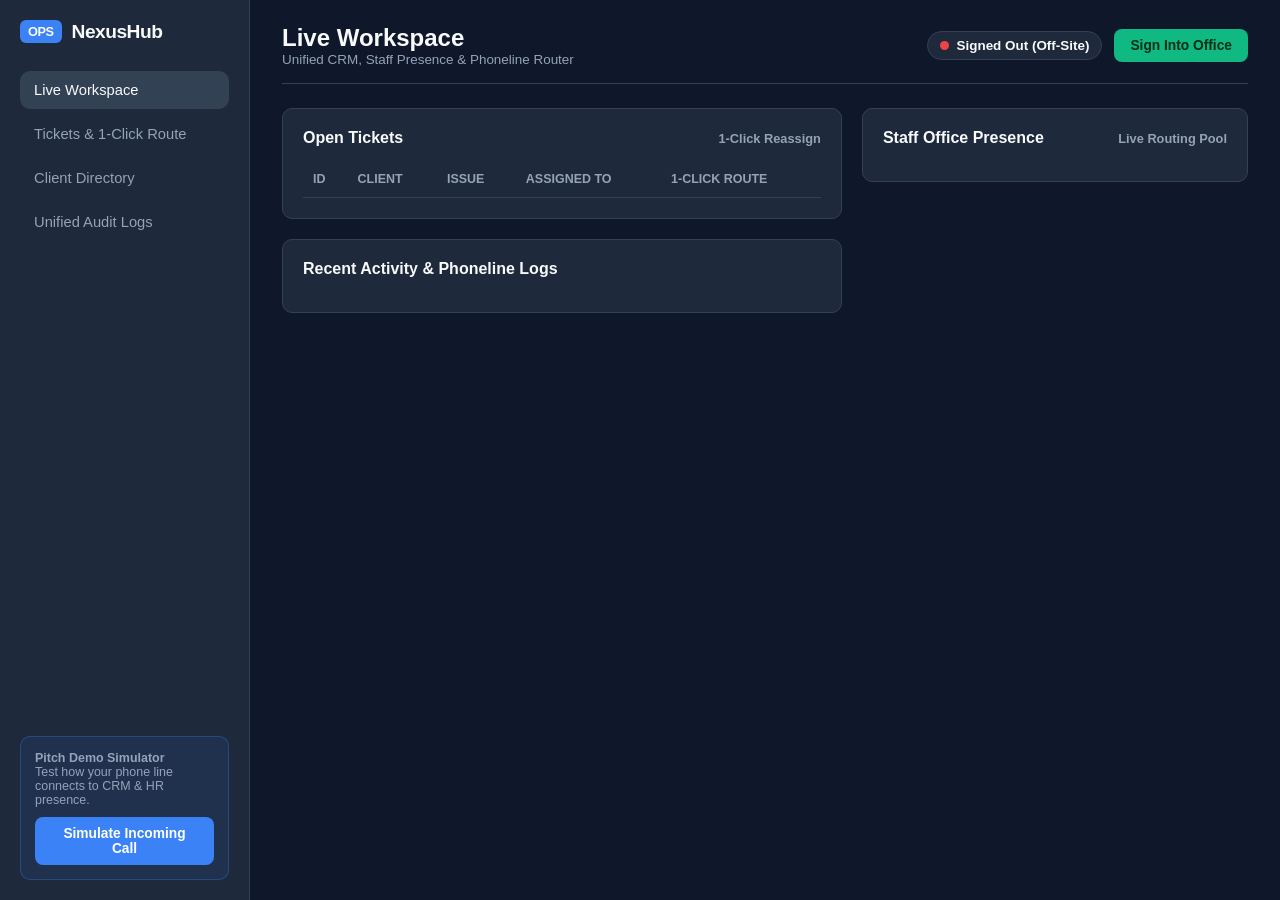
<file: index (2).html>
<!DOCTYPE html>
<html lang="en">
<head>
  <meta charset="UTF-8" />
  <meta name="viewport" content="width=device-width, initial-scale=1.0" />
  <title>NexusHub — Unified CRM, HR & 1-Click Voice Router</title>
  <link rel="stylesheet" href="style.css" />
</head>
<body>

  <!-- Sidebar -->
  <aside class="sidebar">
    <div>
      <div class="brand"><span>OPS</span> NexusHub</div>
      <button class="nav-btn active" onclick="switchTab('workspace', this)">Live Workspace</button>
      <button class="nav-btn" onclick="switchTab('tickets', this)">Tickets & 1-Click Route</button>
      <button class="nav-btn" onclick="switchTab('clients', this)">Client Directory</button>
      <button class="nav-btn" onclick="switchTab('logs', this)">Unified Audit Logs</button>
    </div>

    <div class="demo-box">
      <p><strong>Pitch Demo Simulator</strong><br>Test how your phone line connects to CRM & HR presence.</p>
      <button class="btn btn-primary full-width" onclick="simulateIncomingCall()">Simulate Incoming Call</button>
    </div>
  </aside>

  <!-- Main Workspace -->
  <main class="main">
    <div class="topbar">
      <div>
        <h2 id="pageTitle">Live Workspace</h2>
        <p class="subtitle">Unified CRM, Staff Presence & Phoneline Router</p>
      </div>

      <div class="topbar-actions">
        <div class="status-pill">
          <span class="dot" id="myStatusDot"></span>
          <span id="myStatusText">Signed Out (Off-Site)</span>
        </div>
        <button class="btn btn-success" id="checkInBtn" onclick="toggleOfficeSignIn()">Sign Into Office</button>
      </div>
    </div>

    <!-- Active Call + 1-Click Transfer Bar -->
    <div class="call-banner" id="callBanner">
      <div class="call-header">
        <div>
          <span class="badge badge-in banner-badge">LIVE PHONELINE CONNECTED</span>
          <h3 id="callerName" class="caller-title">Incoming Call: Sarah Jenkins (Oakridge Academy)</h3>
          <p id="callerContext" class="caller-context">
            Active Ticket #1042: "Wi-Fi Dropouts in Science Block" • Account Tier: Priority
          </p>
        </div>
        <button class="btn btn-danger" onclick="endCall()">End Call</button>
      </div>

      <div class="transfer-section">
        <p class="transfer-label">1-CLICK TRANSFER (Moves Live Call + Open Ticket Together):</p>
        <div class="transfer-grid" id="transferTargets"></div>
      </div>
    </div>

    <!-- VIEW 1: LIVE WORKSPACE -->
    <section id="workspace" class="view-section active">
      <div class="grid-2">
        <div>
          <div class="card">
            <h3>Open Tickets <span class="card-hint">1-Click Reassign</span></h3>
            <table>
              <thead>
                <tr>
                  <th>ID</th>
                  <th>Client</th>
                  <th>Issue</th>
                  <th>Assigned To</th>
                  <th>1-Click Route</th>
                </tr>
              </thead>
              <tbody id="workspaceTicketsTable"></tbody>
            </table>
          </div>

          <div class="card">
            <h3>Recent Activity & Phoneline Logs</h3>
            <div id="workspaceLogsList"></div>
          </div>
        </div>

        <div>
          <div class="card">
            <h3>Staff Office Presence <span class="card-hint">Live Routing Pool</span></h3>
            <div id="staffPresenceList"></div>
          </div>
        </div>
      </div>
    </section>

    <!-- VIEW 2: TICKETS -->
    <section id="tickets" class="view-section">
      <div class="card">
        <h3>All Support Tickets</h3>
        <table>
          <thead>
            <tr>
              <th>Ticket</th>
              <th>Client</th>
              <th>Subject</th>
              <th>Status</th>
              <th>Owner</th>
              <th>Quick Action</th>
            </tr>
          </thead>
          <tbody id="fullTicketsTable"></tbody>
        </table>
      </div>
    </section>

    <!-- VIEW 3: CLIENT DIRECTORY -->
    <section id="clients" class="view-section">
      <div class="card">
        <h3>Client Records (Linked to Phoneline Caller ID)</h3>
        <table>
          <thead>
            <tr>
              <th>Client / Org</th>
              <th>Primary Contact</th>
              <th>Caller ID Number</th>
              <th>Open Tickets</th>
              <th>Action</th>
            </tr>
          </thead>
          <tbody id="clientsTable"></tbody>
        </table>
      </div>
    </section>

    <!-- VIEW 4: UNIFIED LOGS -->
    <section id="logs" class="view-section">
      <div class="card">
        <h3>Complete System Audit Trail (HR + CRM + Calls)</h3>
        <div id="fullLogsList"></div>
      </div>
    </section>
  </main>

  <div class="toast" id="toast">Action completed</div>

  <script src="app.js"></script>
</body>
</html>
</file>
<file: style.css>
/* NexusHub Unified CRM, HR & Voice Router Styles */
:root {
  --bg: #0f172a;
  --surface: #1e293b;
  --surface-hover: #334155;
  --border: #334155;
  --text: #f8fafc;
  --muted: #94a3b8;
  --primary: #3b82f6;
  --primary-hover: #2563eb;
  --success: #10b981;
  --warning: #f59e0b;
  --danger: #ef4444;
  --radius: 10px;
}

* {
  box-sizing: border-box;
  margin: 0;
  padding: 0;
  font-family: -apple-system, BlinkMacSystemFont, "Segoe UI", Roboto, sans-serif;
}

body {
  background-color: var(--bg);
  color: var(--text);
  display: flex;
  min-height: 100vh;
}

/* Sidebar */
.sidebar {
  width: 250px;
  background: var(--surface);
  border-right: 1px solid var(--border);
  padding: 20px;
  display: flex;
  flex-direction: column;
  justify-content: space-between;
}

.brand {
  font-size: 1.2rem;
  font-weight: 700;
  letter-spacing: -0.5px;
  margin-bottom: 28px;
  display: flex;
  align-items: center;
  gap: 10px;
}

.brand span {
  background: var(--primary);
  padding: 4px 8px;
  border-radius: 6px;
  font-size: 0.8rem;
}

.nav-btn {
  width: 100%;
  background: transparent;
  border: none;
  color: var(--muted);
  text-align: left;
  padding: 11px 14px;
  border-radius: var(--radius);
  cursor: pointer;
  font-size: 0.92rem;
  font-weight: 500;
  margin-bottom: 6px;
  transition: 0.15s;
}

.nav-btn:hover,
.nav-btn.active {
  background: var(--surface-hover);
  color: var(--text);
}

.demo-box {
  background: rgba(59, 130, 246, 0.1);
  border: 1px solid rgba(59, 130, 246, 0.3);
  padding: 14px;
  border-radius: var(--radius);
}

.demo-box p {
  font-size: 0.78rem;
  color: var(--muted);
  margin-bottom: 10px;
}

/* Main Content */
.main {
  flex: 1;
  padding: 24px 32px;
  overflow-y: auto;
}

.topbar {
  display: flex;
  justify-content: space-between;
  align-items: center;
  margin-bottom: 24px;
  padding-bottom: 16px;
  border-bottom: 1px solid var(--border);
  flex-wrap: wrap;
  gap: 12px;
}

.subtitle {
  color: var(--muted);
  font-size: 0.84rem;
}

.topbar-actions {
  display: flex;
  align-items: center;
  gap: 12px;
}

.status-pill {
  display: inline-flex;
  align-items: center;
  gap: 8px;
  padding: 6px 12px;
  border-radius: 999px;
  font-size: 0.84rem;
  font-weight: 600;
  background: var(--surface);
  border: 1px solid var(--border);
}

.dot {
  width: 9px;
  height: 9px;
  border-radius: 50%;
  background: var(--danger);
}

.dot.online {
  background: var(--success);
}

/* Buttons */
.btn {
  padding: 9px 16px;
  border-radius: 8px;
  border: none;
  font-weight: 600;
  font-size: 0.86rem;
  cursor: pointer;
  transition: 0.15s;
}

.full-width { width: 100%; }
.btn-sm { padding: 5px 10px; font-size: 0.78rem; }
.btn-primary { background: var(--primary); color: white; }
.btn-primary:hover { background: var(--primary-hover); }
.btn-success { background: var(--success); color: #052e16; }
.btn-danger { background: var(--danger); color: white; }
.btn-outline { background: transparent; border: 1px solid var(--border); color: var(--text); }
.btn-outline:hover { background: var(--surface-hover); }

/* Grid & Cards */
.grid-2 {
  display: grid;
  grid-template-columns: 1.45fr 1fr;
  gap: 20px;
}

@media (max-width: 950px) {
  body { flex-direction: column; }
  .sidebar { width: 100%; border-right: none; border-bottom: 1px solid var(--border); }
  .grid-2 { grid-template-columns: 1fr; }
}

.card {
  background: var(--surface);
  border: 1px solid var(--border);
  border-radius: var(--radius);
  padding: 20px;
  margin-bottom: 20px;
}

.card h3 {
  font-size: 1rem;
  margin-bottom: 14px;
  color: var(--text);
  display: flex;
  justify-content: space-between;
  align-items: center;
}

.card-hint { font-size: 0.8rem; color: var(--muted); }

/* Active Call Banner */
.call-banner {
  background: linear-gradient(135deg, #1e3a8a, #1e293b);
  border: 1px solid var(--primary);
  border-radius: var(--radius);
  padding: 20px;
  margin-bottom: 24px;
  display: none;
  animation: fadeIn 0.25s ease;
}

.call-banner.active { display: block; }

.call-header {
  display: flex;
  justify-content: space-between;
  align-items: center;
  margin-bottom: 14px;
  flex-wrap: wrap;
  gap: 10px;
}

.banner-badge { margin-bottom: 6px; display: inline-block; }
.caller-title { margin: 0; font-size: 1.15rem; }
.caller-context { color: #cbd5e1; font-size: 0.88rem; margin-top: 4px; }

.transfer-section {
  border-top: 1px solid rgba(255, 255, 255, 0.15);
  padding-top: 12px;
}

.transfer-label { font-size: 0.82rem; color: #cbd5e1; font-weight: 600; }

.transfer-grid {
  display: flex;
  gap: 10px;
  flex-wrap: wrap;
  margin-top: 10px;
}

.transfer-chip {
  background: rgba(15, 23, 42, 0.75);
  border: 1px solid var(--border);
  color: var(--text);
  padding: 7px 12px;
  border-radius: 8px;
  cursor: pointer;
  font-size: 0.82rem;
  display: flex;
  align-items: center;
  gap: 7px;
  transition: 0.15s;
}

.transfer-chip:hover {
  border-color: var(--success);
  background: rgba(16, 185, 129, 0.15);
}

.no-staff-warning { color: #fca5a5; font-size: 0.85rem; }

/* Tables & Lists */
table { width: 100%; border-collapse: collapse; font-size: 0.88rem; }
th, td { text-align: left; padding: 11px 10px; border-bottom: 1px solid var(--border); }
th { color: var(--muted); font-weight: 600; font-size: 0.78rem; text-transform: uppercase; }
tr.clickable-row:hover { background: rgba(255, 255, 255, 0.03); cursor: pointer; }

.badge { padding: 3px 8px; border-radius: 6px; font-size: 0.74rem; font-weight: 600; }
.badge-open { background: rgba(245, 158, 11, 0.2); color: var(--warning); }
.badge-closed { background: rgba(16, 185, 129, 0.2); color: var(--success); }
.badge-in { background: rgba(16, 185, 129, 0.2); color: var(--success); }
.badge-out { background: rgba(148, 163, 184, 0.2); color: var(--muted); }

.staff-row {
  display: flex;
  justify-content: space-between;
  align-items: center;
  padding: 10px 0;
  border-bottom: 1px solid var(--border);
}

.staff-name { font-weight: 600; font-size: 0.9rem; }
.staff-meta { color: var(--muted); font-size: 0.78rem; }

.log-item {
  padding: 10px 0;
  border-bottom: 1px solid var(--border);
  font-size: 0.85rem;
  display: flex;
  justify-content: space-between;
  gap: 12px;
}

.log-time { color: var(--muted); font-size: 0.76rem; white-space: nowrap; }

.view-section { display: none; }
.view-section.active { display: block; }

/* Forms & Settings */
.form-group { margin-bottom: 14px; }
.form-group label {
  display: block;
  font-size: 0.82rem;
  font-weight: 600;
  color: var(--muted);
  margin-bottom: 6px;
}

input[type="text"],
input[type="email"],
input[type="url"],
select,
textarea {
  width: 100%;
  background: var(--bg);
  border: 1px solid var(--border);
  color: var(--text);
  padding: 10px 12px;
  border-radius: 8px;
  font-size: 0.88rem;
}

input:focus, select:focus, textarea:focus {
  outline: none;
  border-color: var(--primary);
}

.hint-text { display: block; margin-top: 5px; font-size: 0.76rem; color: var(--muted); }
code { background: rgba(59, 130, 246, 0.15); color: #93c5fd; padding: 2px 5px; border-radius: 4px; }

.email-preview-box {
  background: var(--bg);
  border: 1px solid var(--border);
  border-radius: 8px;
  padding: 16px;
  font-size: 0.86rem;
  line-height: 1.5;
  white-space: pre-wrap;
}

/* Slide-Over Ticket & Email Drawer */
.drawer-backdrop {
  position: fixed;
  inset: 0;
  background: rgba(0, 0, 0, 0.55);
  display: none;
  z-index: 40;
}
.drawer-backdrop.active { display: block; }

.ticket-drawer {
  position: fixed;
  top: 0;
  right: -540px;
  width: 100%;
  max-width: 520px;
  height: 100vh;
  background: var(--surface);
  border-left: 1px solid var(--border);
  z-index: 50;
  display: flex;
  flex-direction: column;
  transition: right 0.25s ease;
}
.ticket-drawer.open { right: 0; }

.drawer-header {
  padding: 18px 20px;
  border-bottom: 1px solid var(--border);
  display: flex;
  justify-content: space-between;
  align-items: flex-start;
  gap: 12px;
}

.drawer-route-bar {
  padding: 10px 20px;
  background: rgba(15, 23, 42, 0.5);
  border-bottom: 1px solid var(--border);
  display: flex;
  align-items: center;
  gap: 10px;
  flex-wrap: wrap;
}

.thread-container {
  flex: 1;
  padding: 18px 20px;
  overflow-y: auto;
  display: flex;
  flex-direction: column;
  gap: 12px;
}

.msg-bubble {
  padding: 12px 14px;
  border-radius: 10px;
  font-size: 0.87rem;
  line-height: 1.45;
  border: 1px solid var(--border);
}

.msg-inbound { background: var(--bg); border-left: 3px solid var(--primary); }
.msg-outbound { background: rgba(16, 185, 129, 0.08); border-left: 3px solid var(--success); }
.msg-note { background: rgba(245, 158, 11, 0.1); border-left: 3px solid var(--warning); }

.msg-meta {
  display: flex;
  justify-content: space-between;
  font-size: 0.75rem;
  color: var(--muted);
  margin-bottom: 6px;
}

.composer-box {
  padding: 14px 20px;
  border-top: 1px solid var(--border);
  background: var(--surface);
}

.composer-from {
  font-size: 0.78rem;
  color: var(--muted);
  margin-bottom: 8px;
}

/* Modals */
.modal {
  position: fixed;
  inset: 0;
  background: rgba(0, 0, 0, 0.65);
  display: none;
  align-items: center;
  justify-content: center;
  z-index: 60;
  padding: 16px;
}
.modal.active { display: flex; }
.modal-card {
  background: var(--surface);
  border: 1px solid var(--border);
  border-radius: var(--radius);
  padding: 22px;
  width: 100%;
  max-width: 460px;
}
.modal-card h3 { margin-bottom: 16px; }

/* Toast */
.toast {
  position: fixed;
  bottom: 24px;
  right: 24px;
  background: var(--success);
  color: #052e16;
  padding: 12px 18px;
  border-radius: 8px;
  font-weight: 600;
  font-size: 0.88rem;
  box-shadow: 0 10px 25px rgba(0, 0, 0, 0.4);
  opacity: 0;
  pointer-events: none;
  transition: 0.25s;
  z-index: 80;
}
.toast.show { opacity: 1; }

@keyframes fadeIn {
  from { opacity: 0; transform: translateY(-6px); }
  to { opacity: 1; transform: translateY(0); }
}
</file>
